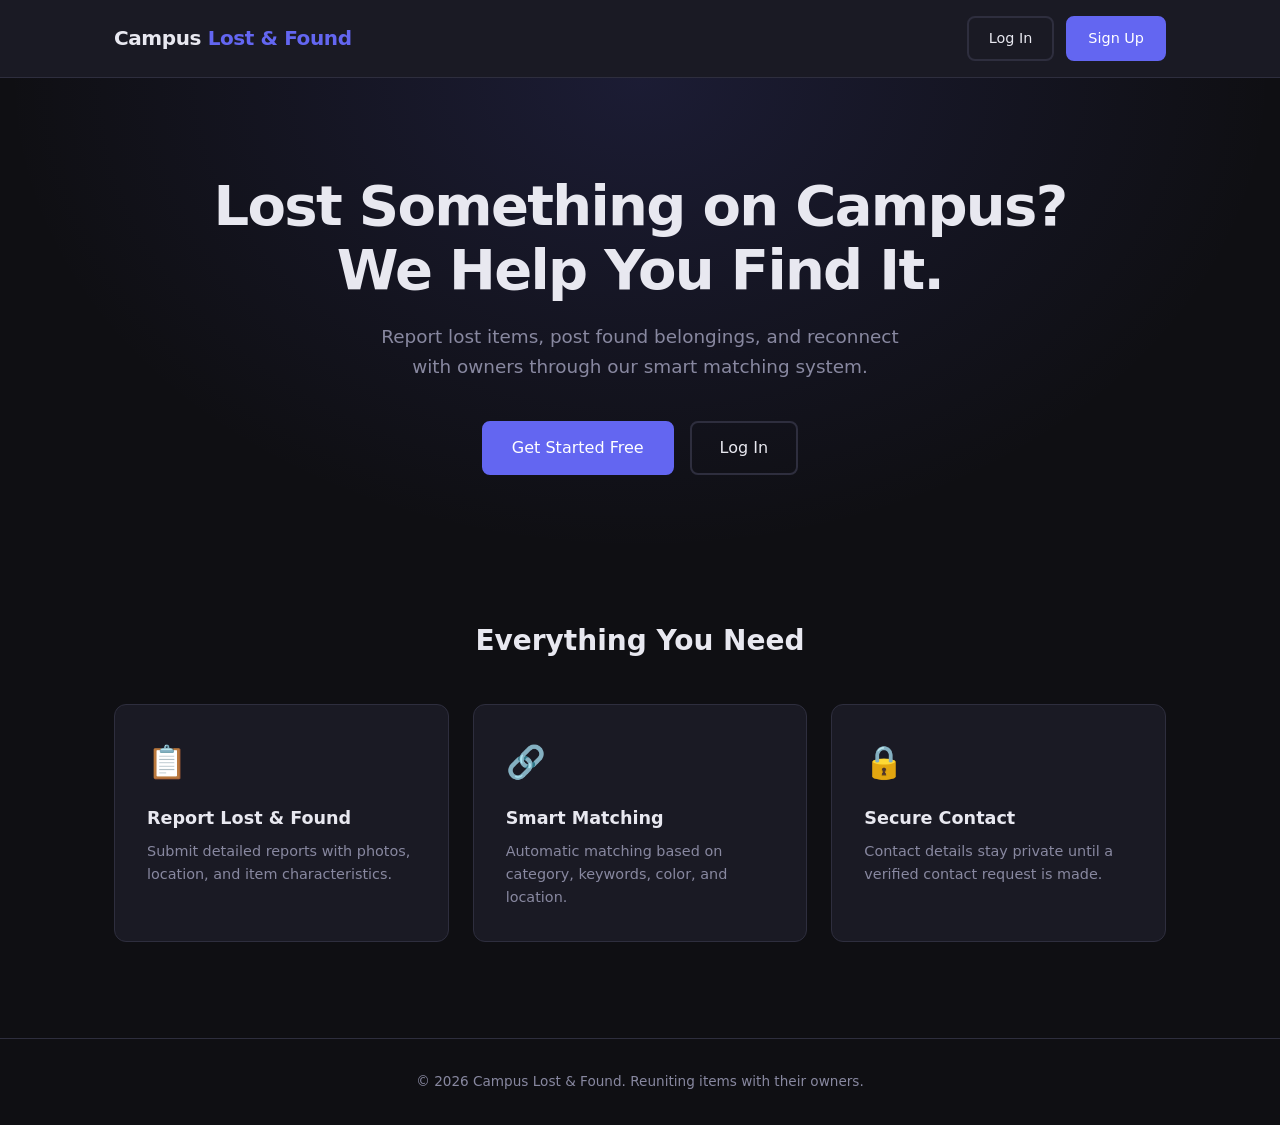
<file: hackathon-template/pages/index.html>
<!DOCTYPE html>
<html lang="en">
<head>
  <meta charset="UTF-8">
  <meta name="viewport" content="width=device-width, initial-scale=1.0">
  <title>Campus Lost & Found</title>
  <link rel="preconnect" href="https://fonts.googleapis.com">
  <link rel="preconnect" href="https://fonts.gstatic.com" crossorigin>
  <link href="https://fonts.googleapis.com/css2?family=Inter:wght@400;500;600;700;800&display=swap" rel="stylesheet">
  <link rel="stylesheet" href="../css/style.css">
</head>
<body>
  <nav class="navbar">
    <div class="container nav-content">
      <a href="index.html" class="logo">Campus <span style="color:var(--color-primary)">Lost & Found</span></a>
      <div class="nav-links">
        <a href="login.html" class="btn btn-outline">Log In</a>
        <a href="signup.html" class="btn btn-primary">Sign Up</a>
      </div>
    </div>
  </nav>

  <main>
    <section class="hero">
      <div class="container">
        <h1>Lost Something on Campus?<br>We Help You Find It.</h1>
        <p class="hero-subtitle">
          Report lost items, post found belongings, and reconnect with owners through our smart matching system.
        </p>
        <div class="hero-actions">
          <a href="signup.html" class="btn btn-primary btn-lg">Get Started Free</a>
          <a href="login.html" class="btn btn-outline btn-lg">Log In</a>
        </div>
      </div>
    </section>

    <section class="features">
      <div class="container">
        <h2>Everything You Need</h2>
        <div class="feature-grid">
          <div class="feature-card">
            <div class="feature-icon">📋</div>
            <h3>Report Lost & Found</h3>
            <p>Submit detailed reports with photos, location, and item characteristics.</p>
          </div>
          <div class="feature-card">
            <div class="feature-icon">🔗</div>
            <h3>Smart Matching</h3>
            <p>Automatic matching based on category, keywords, color, and location.</p>
          </div>
          <div class="feature-card">
            <div class="feature-icon">🔒</div>
            <h3>Secure Contact</h3>
            <p>Contact details stay private until a verified contact request is made.</p>
          </div>
        </div>
      </div>
    </section>
  </main>

  <footer class="footer">
    <div class="container">
      <p>&copy; 2026 Campus Lost & Found. Reuniting items with their owners.</p>
    </div>
  </footer>
</body>
</html>
</file>
<file: hackathon-template/css/style.css>
/* ── Theme Variables ── */
:root {
  --color-bg: #0f0f13;
  --color-surface: #1a1a24;
  --color-surface-hover: #22222f;
  --color-border: #2e2e3e;
  --color-text: #e8e8f0;
  --color-text-muted: #8888a0;
  --color-primary: #6366f1;
  --color-primary-hover: #818cf8;
  --color-error: #ef4444;
  --color-success: #22c55e;
  --radius: 8px;
  --radius-lg: 12px;
  --shadow: 0 4px 24px rgba(0, 0, 0, 0.4);
  --font: 'Segoe UI', system-ui, -apple-system, sans-serif;
  --transition: 0.2s ease;
}

/* ── Reset & Base ── */
*, *::before, *::after {
  box-sizing: border-box;
  margin: 0;
  padding: 0;
}

html {
  scroll-behavior: smooth;
}

body {
  font-family: var(--font);
  background: var(--color-bg);
  color: var(--color-text);
  line-height: 1.6;
  min-height: 100vh;
}

a {
  color: var(--color-primary);
  text-decoration: none;
  transition: color var(--transition);
}

a:hover {
  color: var(--color-primary-hover);
}

img {
  max-width: 100%;
  display: block;
}

/* ── Layout ── */
.container {
  width: 100%;
  max-width: 1100px;
  margin: 0 auto;
  padding: 0 1.5rem;
}

/* ── Navbar ── */
.navbar {
  background: var(--color-surface);
  border-bottom: 1px solid var(--color-border);
  padding: 1rem 0;
  position: sticky;
  top: 0;
  z-index: 100;
}

.nav-content {
  display: flex;
  align-items: center;
  justify-content: space-between;
}

.logo {
  font-size: 1.25rem;
  font-weight: 700;
  color: var(--color-text);
  letter-spacing: -0.02em;
}

.logo:hover {
  color: var(--color-primary);
}

.nav-links {
  display: flex;
  align-items: center;
  gap: 0.75rem;
}

.badge {
  display: inline-block;
  font-size: 0.65rem;
  font-weight: 600;
  text-transform: uppercase;
  letter-spacing: 0.05em;
  background: var(--color-primary);
  color: #fff;
  padding: 0.15rem 0.45rem;
  border-radius: 4px;
  vertical-align: middle;
  margin-left: 0.35rem;
}

/* ── Buttons ── */
.btn {
  display: inline-flex;
  align-items: center;
  justify-content: center;
  padding: 0.55rem 1.25rem;
  border-radius: var(--radius);
  font-size: 0.9rem;
  font-weight: 500;
  cursor: pointer;
  border: 2px solid transparent;
  transition: background var(--transition), border-color var(--transition), color var(--transition);
  text-decoration: none;
  font-family: inherit;
}

.btn-primary {
  background: var(--color-primary);
  color: #fff;
  border-color: var(--color-primary);
}

.btn-primary:hover {
  background: var(--color-primary-hover);
  border-color: var(--color-primary-hover);
  color: #fff;
}

.btn-outline {
  background: transparent;
  color: var(--color-text);
  border-color: var(--color-border);
}

.btn-outline:hover {
  border-color: var(--color-primary);
  color: var(--color-primary);
}

.btn-lg {
  padding: 0.75rem 1.75rem;
  font-size: 1rem;
}

.btn-sm {
  padding: 0.35rem 0.85rem;
  font-size: 0.82rem;
}

.btn-block {
  width: 100%;
}

.btn:disabled {
  opacity: 0.6;
  cursor: not-allowed;
}

/* ── Hero ── */
.hero {
  padding: 6rem 0 5rem;
  text-align: center;
  background: radial-gradient(ellipse at 50% 0%, rgba(99, 102, 241, 0.15) 0%, transparent 70%);
}

.hero h1 {
  font-size: clamp(2.25rem, 5vw, 3.5rem);
  font-weight: 800;
  letter-spacing: -0.03em;
  line-height: 1.15;
  margin-bottom: 1.25rem;
}

.hero-subtitle {
  font-size: 1.15rem;
  color: var(--color-text-muted);
  max-width: 560px;
  margin: 0 auto 2.5rem;
}

.hero-actions {
  display: flex;
  gap: 1rem;
  justify-content: center;
  flex-wrap: wrap;
}

/* ── Features ── */
.features {
  padding: 4rem 0 6rem;
}

.features h2 {
  text-align: center;
  font-size: 1.75rem;
  margin-bottom: 2.5rem;
}

.feature-grid {
  display: grid;
  grid-template-columns: repeat(auto-fit, minmax(260px, 1fr));
  gap: 1.5rem;
}

.feature-card {
  background: var(--color-surface);
  border: 1px solid var(--color-border);
  border-radius: var(--radius-lg);
  padding: 2rem;
  transition: border-color var(--transition), transform var(--transition);
}

.feature-card:hover {
  border-color: var(--color-primary);
  transform: translateY(-2px);
}

.feature-icon {
  font-size: 2rem;
  margin-bottom: 1rem;
}

.feature-card h3 {
  font-size: 1.1rem;
  margin-bottom: 0.5rem;
}

.feature-card p {
  color: var(--color-text-muted);
  font-size: 0.9rem;
}

/* ── Footer ── */
.footer {
  border-top: 1px solid var(--color-border);
  padding: 2rem 0;
  text-align: center;
  color: var(--color-text-muted);
  font-size: 0.85rem;
}

/* ── Alerts ── */
.alert {
  padding: 0.75rem 1rem;
  border-radius: var(--radius);
  font-size: 0.875rem;
  margin-bottom: 1rem;
}

.alert-error {
  background: rgba(239, 68, 68, 0.12);
  border: 1px solid rgba(239, 68, 68, 0.3);
  color: #fca5a5;
}

.alert-success {
  background: rgba(34, 197, 94, 0.12);
  border: 1px solid rgba(34, 197, 94, 0.3);
  color: #86efac;
}

/* ── Forms ── */
.form-group {
  margin-bottom: 1.25rem;
}

.form-group label {
  display: block;
  font-size: 0.85rem;
  font-weight: 500;
  margin-bottom: 0.4rem;
  color: var(--color-text-muted);
}

.form-group input {
  width: 100%;
  padding: 0.65rem 0.85rem;
  background: var(--color-bg);
  border: 1px solid var(--color-border);
  border-radius: var(--radius);
  color: var(--color-text);
  font-size: 0.95rem;
  font-family: inherit;
  transition: border-color var(--transition);
}

.form-group input:focus {
  outline: none;
  border-color: var(--color-primary);
}

.text-muted {
  color: var(--color-text-muted);
  font-size: 0.9rem;
}

.mono {
  font-family: 'Consolas', 'Courier New', monospace;
  font-size: 0.8rem;
  word-break: break-all;
}
</file>
